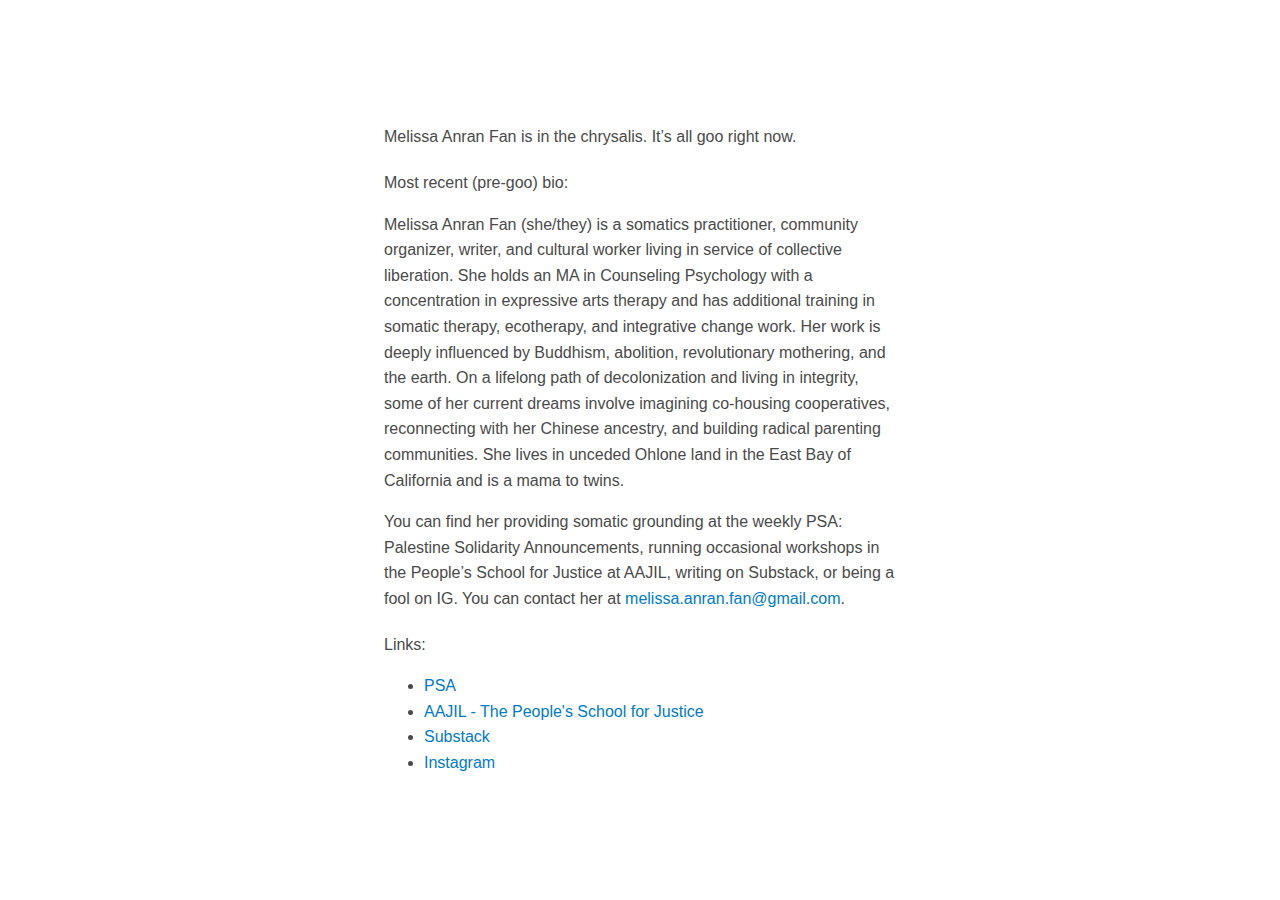
<file: index.html>
<!DOCTYPE html>
<html lang="en">
<head>
    <meta charset="UTF-8">
    <meta name="viewport" content="width=device-width, initial-scale=1.0">
    <title>Melissa Anran Fan</title>
    <style>
        body {
            font-family: Arial, sans-serif;
            line-height: 1.6;
            color: #4a4a4a;
            display: flex;
            justify-content: center;
            align-items: center;
            min-height: 100vh;
            margin: 0;
        }
        .content {
            max-width: 50%;
            padding: 5%;
            box-sizing: border-box;
        }
        h2 {
            font-size: 16px;
            margin-top: 20px;
            font-weight: normal;
        }
        a {
            color: #007acc;
            text-decoration: none;
        }
        a:hover {
            text-decoration: underline;
        }

        /* Responsive design for smaller screens */
        @media (max-width: 768px) {
            .content {
                max-width: 90%; /* Reduce the width for mobile */
                padding: 3%; /* Less padding on sides */
            }
        }
    </style>
</head>
<body>
    <div class="content">
        <p>Melissa Anran Fan is in the chrysalis. It’s all goo right now.</p>
        
        <h2>Most recent (pre-goo) bio:</h2>
        <p>Melissa Anran Fan (she/they) is a somatics practitioner, community organizer, writer, and cultural worker living in service of collective liberation. She holds an MA in Counseling Psychology with a concentration in expressive arts therapy and has additional training in somatic therapy, ecotherapy, and integrative change work. Her work is deeply influenced by Buddhism, abolition, revolutionary mothering, and the earth. On a lifelong path of decolonization and living in integrity, some of her current dreams involve imagining co-housing cooperatives, reconnecting with her Chinese ancestry, and building radical parenting communities. She lives in unceded Ohlone land in the East Bay of California and is a mama to twins.</p>

        <p>You can find her providing somatic grounding at the weekly PSA: Palestine Solidarity Announcements, running occasional workshops in the People’s School for Justice at AAJIL, writing on Substack, or being a fool on IG. You can contact her at <a href="mailto:melissa.anran.fan@gmail.com">melissa.anran.fan@gmail.com</a>.</p>

        <h2>Links:</h2>
        <ul>
            <li><a href="https://us02web.zoom.us/webinar/register/WN_brGkVHOOQUqWQpMSUgGusQ?fbclid=IwAR1KgK2RQuKnVnKjRDrm1SH0IZObnGU81RHOY28S5vn7xC4oGK6Y9w1vFNs%23%2Fregistration" target="_blank">PSA</a></li>
            <li><a href="https://www.aajil.org/the-peoples-school-for-justice" target="_blank">AAJIL - The People's School for Justice</a></li>
            <li><a href="https://melissaanranfan.substack.com/" target="_blank">Substack</a></li>
            <li><a href="https://www.instagram.com/melissa.anran.fan" target="_blank">Instagram</a></li>
        </ul>
    </div>
</body>
</html>
</file>
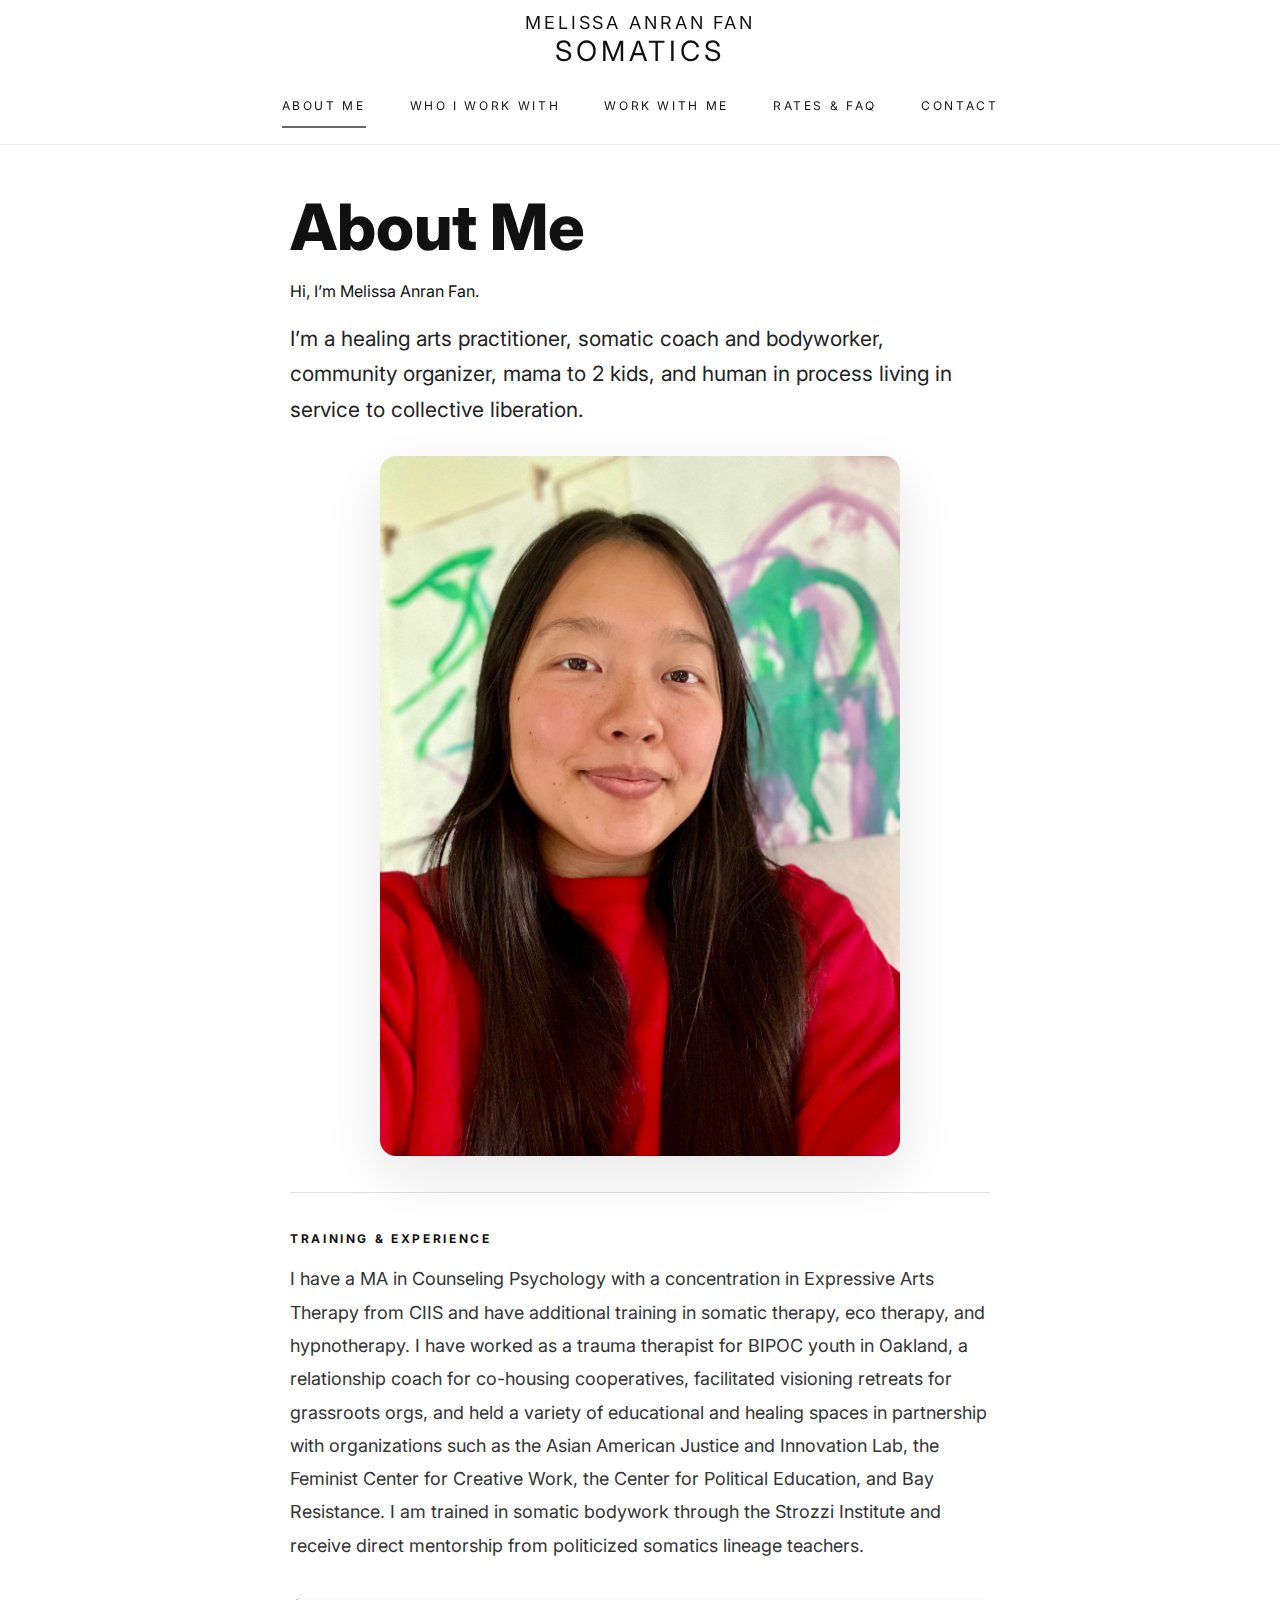
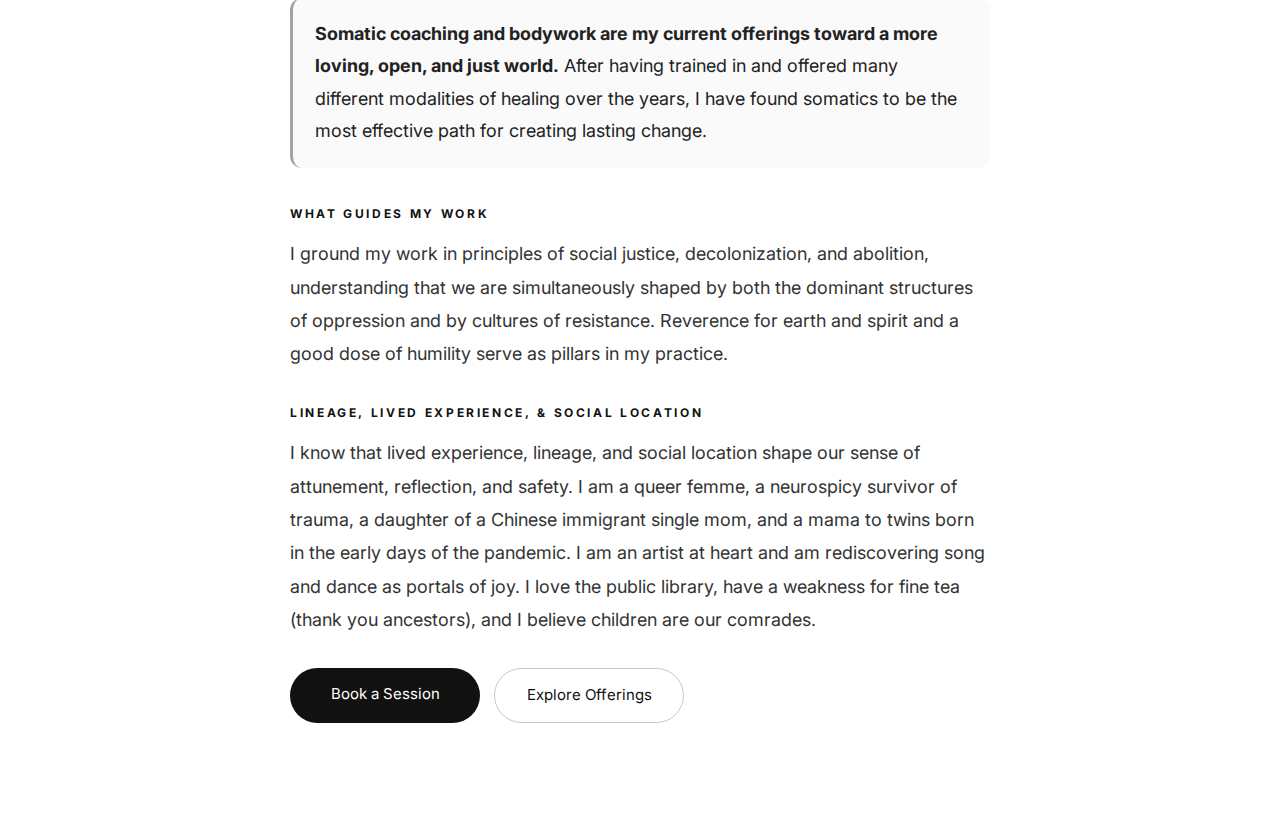
<file: about.html>
<!doctype html>
<html lang="en">
<head>
  <meta charset="utf-8" />
  <meta name="viewport" content="width=device-width, initial-scale=1" />
  <title>About Me — Melissa Anran Fan Somatics</title>
  <meta name="description" content="About Melissa Anran Fan and her approach to somatics." />

  <link rel="preconnect" href="https://fonts.googleapis.com">
  <link rel="preconnect" href="https://fonts.gstatic.com" crossorigin>
  <link href="https://fonts.googleapis.com/css2?family=Inter:wght@300;400;600;800&display=swap" rel="stylesheet">

  <link rel="stylesheet" href="styles.css">
</head>

<body>

<header class="site-header site-header--stacked">
  <div class="header-shell">

    <a href="index.html" class="brand" aria-label="Home">
      <span class="brand-top">Melissa Anran Fan</span>
      <span class="brand-bottom">Somatics</span>
    </a>

    <nav class="nav-center" aria-label="Primary">
      <a href="about.html" class="nav-link is-active">About Me</a>
      <a href="who-i-work-with.html" class="nav-link">Who I Work With</a>
      <a href="offerings.html" class="nav-link">Work With Me</a>
      <a href="rates-faq.html" class="nav-link">Rates &amp; FAQ</a>
      <a href="contact.html" class="nav-link">Contact</a>
    </nav>

  </div>
</header>

<main class="about-onecol">

  <div class="about-wrap">

    <h1 class="about-title">About Me</h1>

    <p class="about-hello">Hi, I’m Melissa Anran Fan.</p>

    <p class="about-lede">
      I’m a healing arts practitioner, somatic coach and bodyworker, community organizer, mama to 2 kids,
      and human in process living in service to collective liberation.
    </p>

    <div class="about-image">
      <img src="assets/melissa.jpeg" alt="Melissa Anran Fan portrait">
    </div>

    <hr class="about-rule">

    <section class="about-section">
      <h2>Training &amp; Experience</h2>
      <p>
        I have a MA in Counseling Psychology with a concentration in Expressive Arts Therapy from CIIS and have
        additional training in somatic therapy, eco therapy, and hypnotherapy. I have worked as a trauma therapist
        for BIPOC youth in Oakland, a relationship coach for co-housing cooperatives, facilitated visioning retreats
        for grassroots orgs, and held a variety of educational and healing spaces in partnership with organizations
        such as the Asian American Justice and Innovation Lab, the Feminist Center for Creative Work, the Center for
        Political Education, and Bay Resistance. I am trained in somatic bodywork through the Strozzi Institute and
        receive direct mentorship from politicized somatics lineage teachers.
      </p>
    </section>

    <div class="about-callout">
      <p>
        <strong>Somatic coaching and bodywork are my current offerings toward a more loving, open, and just world.</strong>
        After having trained in and offered many different modalities of healing over the years, I have found somatics
        to be the most effective path for creating lasting change.
      </p>
    </div>

    <section class="about-section">
      <h2>What Guides My Work</h2>
      <p>
        I ground my work in principles of social justice, decolonization, and abolition, understanding that we are
        simultaneously shaped by both the dominant structures of oppression and by cultures of resistance. Reverence
        for earth and spirit and a good dose of humility serve as pillars in my practice.
      </p>
    </section>

    <section class="about-section">
      <h2>Lineage, Lived Experience, &amp; Social Location</h2>
      <p>
        I know that lived experience, lineage, and social location shape our sense of attunement, reflection, and
        safety. I am a queer femme, a neurospicy survivor of trauma, a daughter of a Chinese immigrant single mom,
        and a mama to twins born in the early days of the pandemic. I am an artist at heart and am rediscovering
        song and dance as portals of joy. I love the public library, have a weakness for fine tea (thank you
        ancestors), and I believe children are our comrades.
      </p>
    </section>

    <div class="about-cta">
      <a href="contact.html" class="button-primary">Book a Session</a>
      <a href="offerings.html" class="button-secondary">Explore Offerings</a>
    </div>

  </div>

</main>

</body>
</html>
</file>
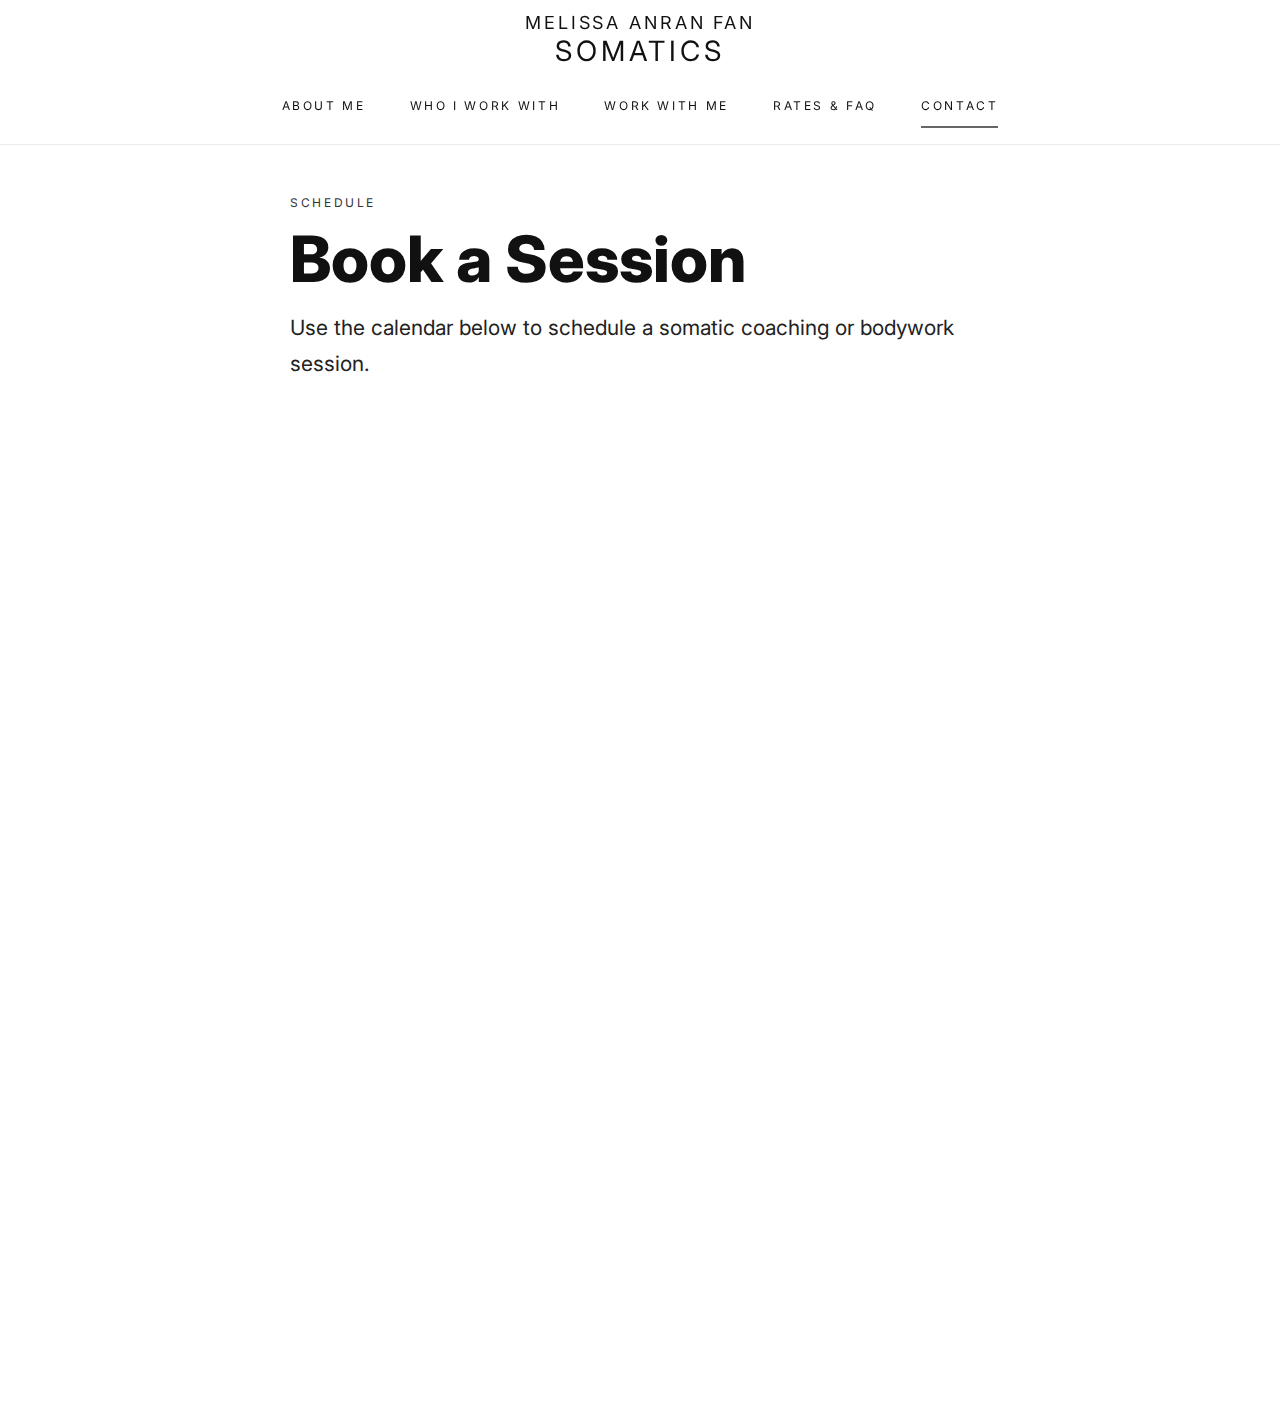
<file: contact.html>
<!doctype html>
<html lang="en">
<head>
  <meta charset="utf-8" />
  <meta name="viewport" content="width=device-width, initial-scale=1" />
  <title>Contact — Melissa Anran Fan Somatics</title>
  <meta name="description" content="Schedule a somatic coaching or bodywork session with Melissa Anran Fan." />

  <link rel="preconnect" href="https://fonts.googleapis.com">
  <link rel="preconnect" href="https://fonts.gstatic.com" crossorigin>
  <link href="https://fonts.googleapis.com/css2?family=Inter:wght@300;400;600;800&display=swap" rel="stylesheet">

  <link rel="stylesheet" href="styles.css">

  <style>
    #calWrap {
      max-width: 1100px;
      margin: 0 auto;
      padding: 0 22px 80px;
    }
  </style>
</head>

<body>

<header class="site-header site-header--stacked">
  <div class="header-shell">

    <a href="index.html" class="brand">
      <span class="brand-top">Melissa Anran Fan</span>
      <span class="brand-bottom">Somatics</span>
    </a>

    <nav class="nav-center">
      <a href="about.html" class="nav-link">About Me</a>
      <a href="who-i-work-with.html" class="nav-link">Who I Work With</a>
      <a href="offerings.html" class="nav-link">Work With Me</a>
      <a href="rates-faq.html" class="nav-link">Rates & FAQ</a>
      <a href="contact.html" class="nav-link is-active">Contact</a>
    </nav>

  </div>
</header>

<main class="about-onecol">
  <div class="about-wrap">

    <div class="about-kicker">Schedule</div>
    <h1 class="about-title">Book a Session</h1>

    <p class="about-lede">
      Use the calendar below to schedule a somatic coaching or bodywork session.
    </p>

  </div>
</main>

<!-- =========================
     CALENDLY
     ========================= -->

<section class="fullbleed">
  <div id="calWrap">
    <div
      id="calWidget"
      class="calendly-inline-widget"
      data-url="https://calendly.com/melissa_fan"
      style="min-width:320px;height:900px;">
    </div>
  </div>
</section>

<script src="https://assets.calendly.com/assets/external/widget.js" async></script>
<script>
  function sizeCalendly(){
    const widget = document.getElementById('calWidget');
    if(!widget) return;
    let target = window.innerHeight - 24;
    if (target < 720) target = 720;
    widget.style.height = target + 'px';
  }
  window.addEventListener('load', sizeCalendly);
  window.addEventListener('resize', sizeCalendly);
  window.addEventListener('orientationchange', sizeCalendly);
</script>

</body>
</html>
</file>
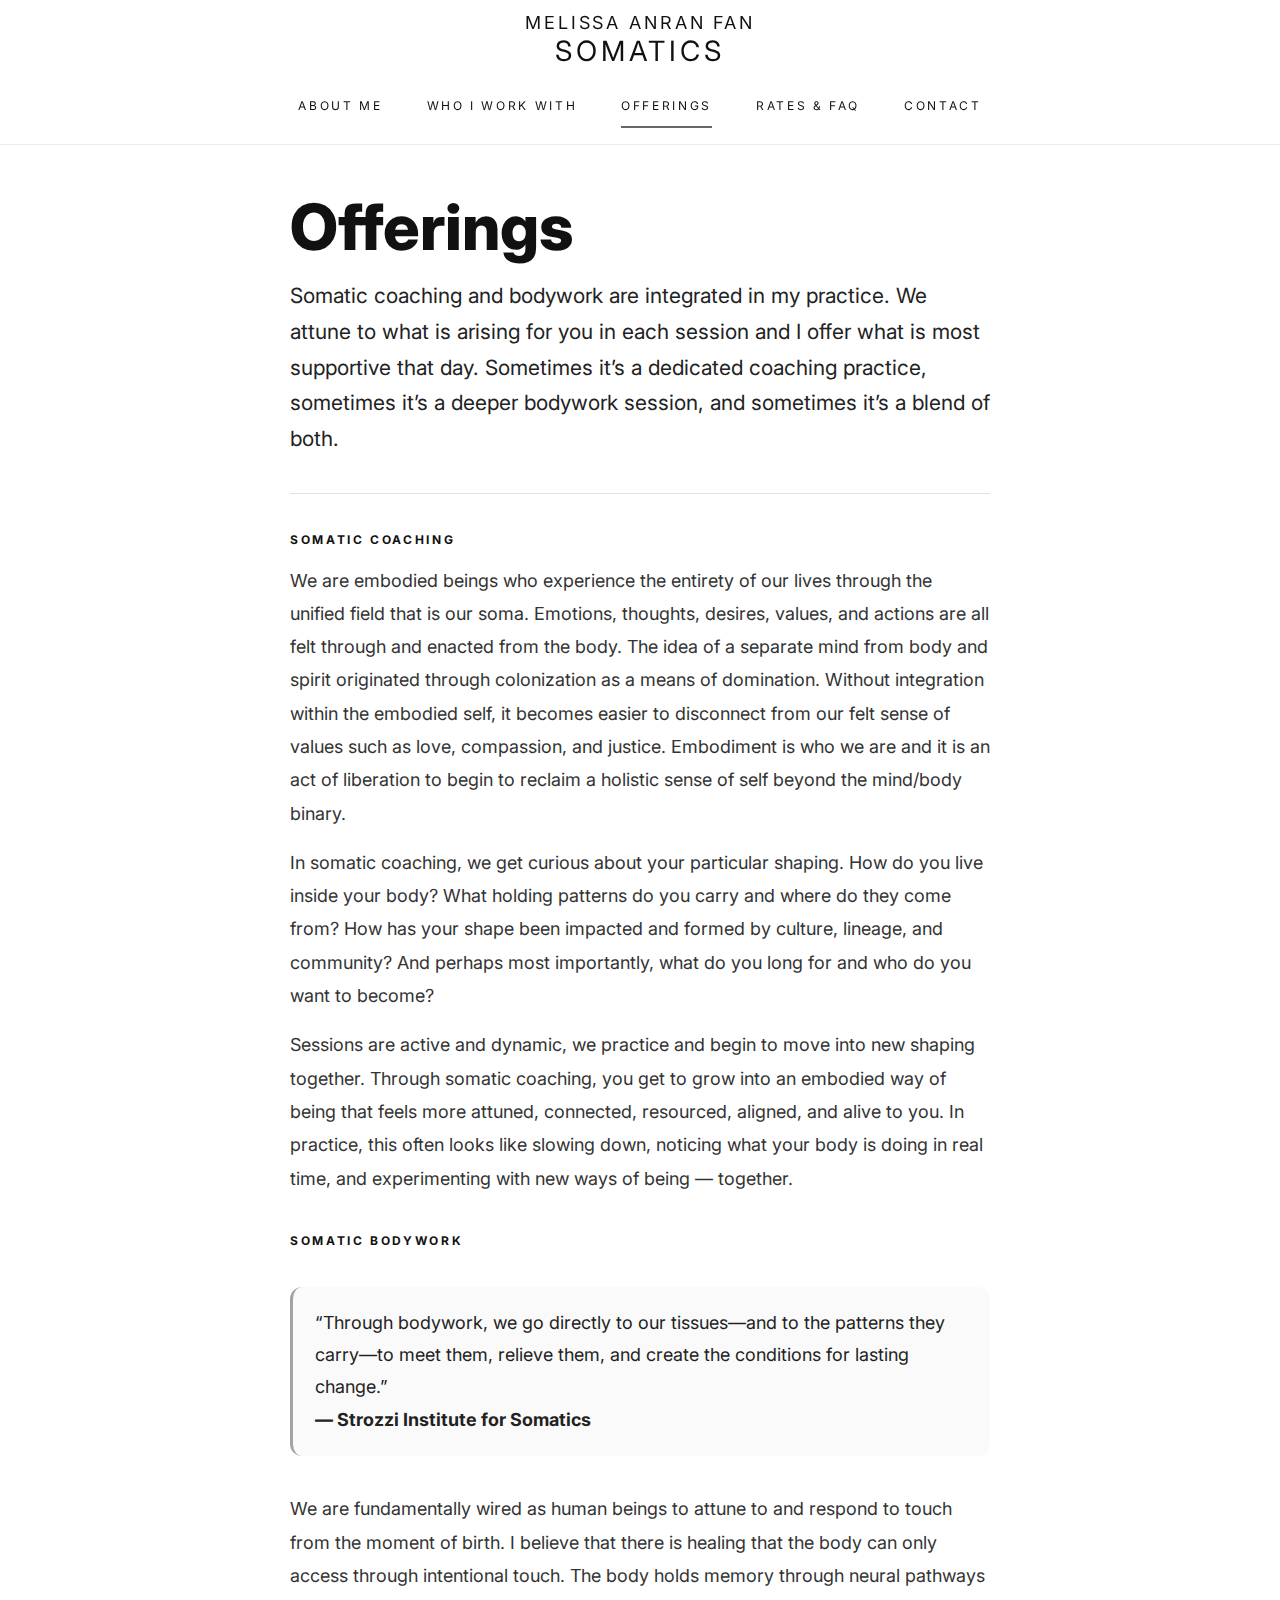
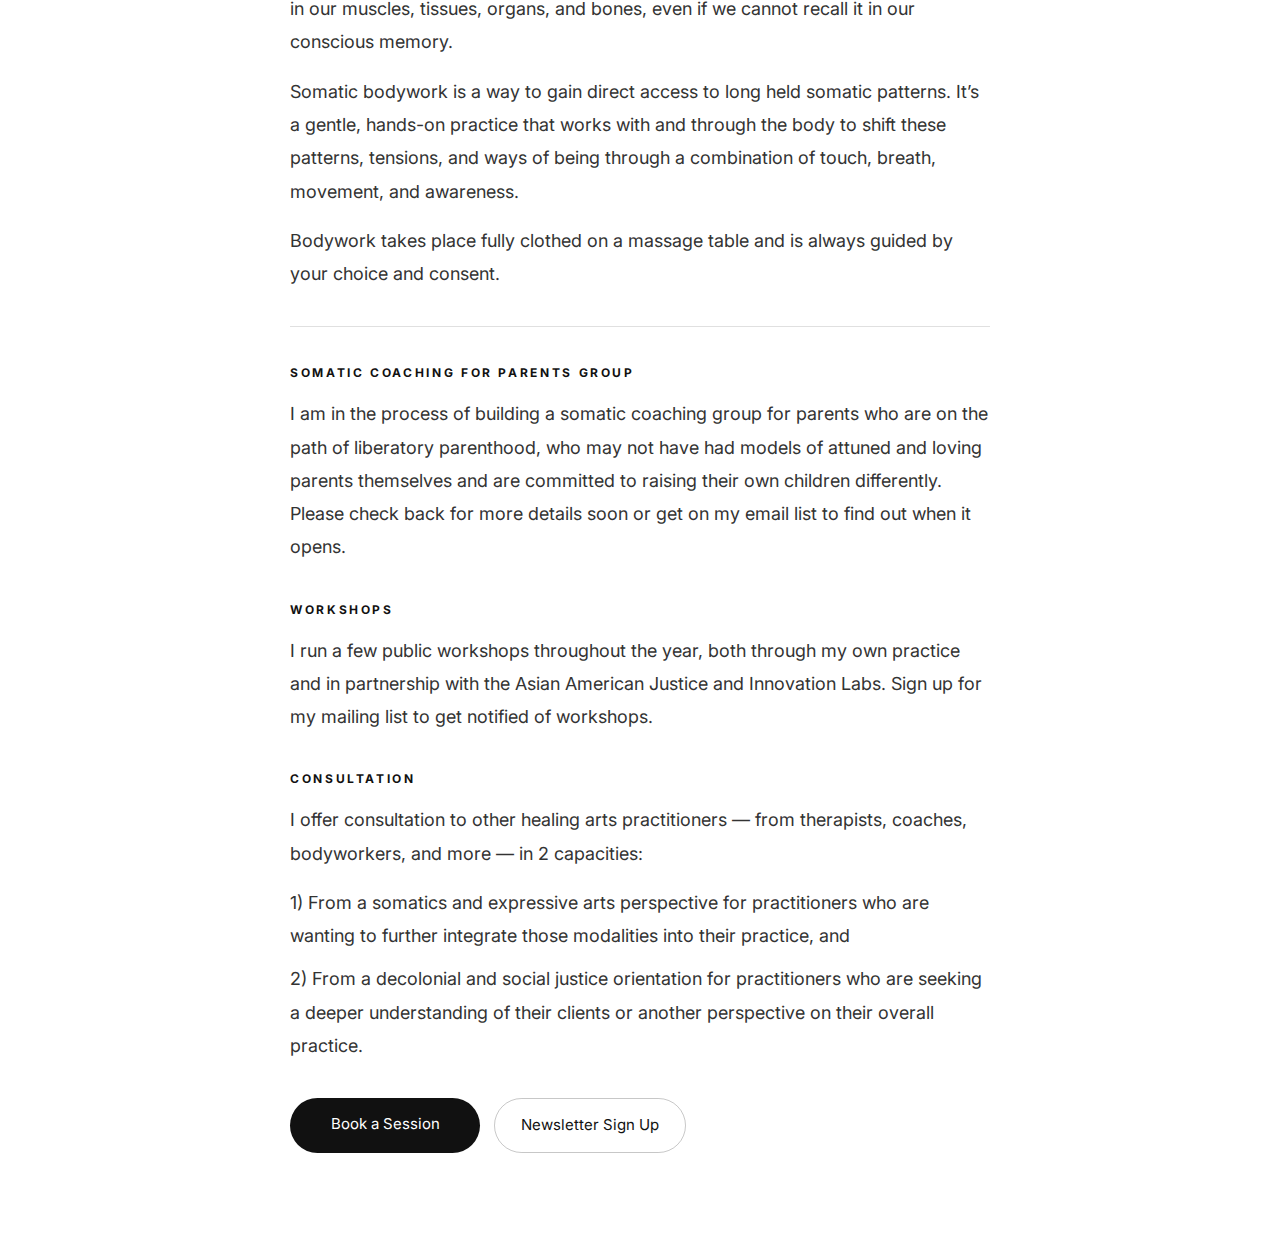
<file: offerings.html>
<!doctype html>
<html lang="en">
<head>
  <meta charset="utf-8" />
  <meta name="viewport" content="width=device-width, initial-scale=1" />
  <title>Offerings — Melissa Anran Fan Somatics</title>
  <meta name="description" content="Somatic coaching, somatic bodywork, groups, workshops, and consultation with Melissa Anran Fan." />

  <link rel="preconnect" href="https://fonts.googleapis.com">
  <link rel="preconnect" href="https://fonts.gstatic.com" crossorigin>
  <link href="https://fonts.googleapis.com/css2?family=Inter:wght@300;400;600;800&display=swap" rel="stylesheet">

  <link rel="stylesheet" href="styles.css">
</head>

<body>

<header class="site-header site-header--stacked">
  <div class="header-shell">

    <a href="index.html" class="brand" aria-label="Home">
      <span class="brand-top">Melissa Anran Fan</span>
      <span class="brand-bottom">Somatics</span>
    </a>

    <nav class="nav-center" aria-label="Primary">
      <a href="about.html" class="nav-link">About Me</a>
      <a href="who-i-work-with.html" class="nav-link">Who I Work With</a>
      <a href="offerings.html" class="nav-link is-active">Offerings</a>
      <a href="rates-faq.html" class="nav-link">Rates &amp; FAQ</a>
      <a href="contact.html" class="nav-link">Contact</a>
    </nav>

  </div>
</header>

<main class="about-onecol">

  <div class="about-wrap">

    <h1 class="about-title">Offerings</h1>

    <p class="about-lede">
      Somatic coaching and bodywork are integrated in my practice.
      We attune to what is arising for you in each session and I offer what is most supportive that day.
      Sometimes it’s a dedicated coaching practice, sometimes it’s a deeper bodywork session,
      and sometimes it’s a blend of both.
    </p>

    <hr class="about-rule">

    <section class="about-section">
      <h2>Somatic Coaching</h2>
      <p>
        We are embodied beings who experience the entirety of our lives through the unified field that is our soma.
        Emotions, thoughts, desires, values, and actions are all felt through and enacted from the body.
        The idea of a separate mind from body and spirit originated through colonization as a means of domination.
        Without integration within the embodied self, it becomes easier to disconnect from our felt sense of values
        such as love, compassion, and justice. Embodiment is who we are and it is an act of liberation to begin
        to reclaim a holistic sense of self beyond the mind/body binary.
      </p>
      <p style="margin-top:16px;">
        In somatic coaching, we get curious about your particular shaping. How do you live inside your body?
        What holding patterns do you carry and where do they come from? How has your shape been impacted and formed
        by culture, lineage, and community? And perhaps most importantly, what do you long for and who do you want to become?
      </p>
      <p style="margin-top:16px;">
        Sessions are active and dynamic, we practice and begin to move into new shaping together.
        Through somatic coaching, you get to grow into an embodied way of being that feels more attuned, connected,
        resourced, aligned, and alive to you. In practice, this often looks like slowing down, noticing what your body
        is doing in real time, and experimenting with new ways of being — together.
      </p>
    </section>

    <section class="about-section" style="margin-top:36px;">
      <h2>Somatic Bodywork</h2>

      <div class="about-callout">
        <p>
          “Through bodywork, we go directly to our tissues—and to the patterns they carry—to meet them, relieve them,
          and create the conditions for lasting change.”<br>
          <strong>— Strozzi Institute for Somatics</strong>
        </p>
      </div>

      <p>
        We are fundamentally wired as human beings to attune to and respond to touch from the moment of birth.
        I believe that there is healing that the body can only access through intentional touch. The body holds memory
        through neural pathways in our muscles, tissues, organs, and bones, even if we cannot recall it in our conscious memory.
      </p>
      <p style="margin-top:16px;">
        Somatic bodywork is a way to gain direct access to long held somatic patterns.
        It’s a gentle, hands-on practice that works with and through the body to shift these patterns, tensions,
        and ways of being through a combination of touch, breath, movement, and awareness.
      </p>
      <p style="margin-top:16px;">
        Bodywork takes place fully clothed on a massage table and is always guided by your choice and consent.
      </p>
    </section>

    <hr class="about-rule">

    <section class="about-section">
      <h2>Somatic Coaching for Parents Group</h2>
      <p>
        I am in the process of building a somatic coaching group for parents who are on the path of liberatory parenthood,
        who may not have had models of attuned and loving parents themselves and are committed to raising their own children
        differently. Please check back for more details soon or get on my email list to find out when it opens.
      </p>
    </section>

    <section class="about-section" style="margin-top:36px;">
      <h2>Workshops</h2>
      <p>
        I run a few public workshops throughout the year, both through my own practice and in partnership with the
        Asian American Justice and Innovation Labs. Sign up for my mailing list to get notified of workshops.
      </p>
    </section>

    <section class="about-section" style="margin-top:36px;">
      <h2>Consultation</h2>
      <p>
        I offer consultation to other healing arts practitioners — from therapists, coaches, bodyworkers, and more —
        in 2 capacities:
      </p>
      <p style="margin-top:16px;">
        1) From a somatics and expressive arts perspective for practitioners who are wanting to further integrate
        those modalities into their practice, and
      </p>
      <p style="margin-top:10px;">
        2) From a decolonial and social justice orientation for practitioners who are seeking a deeper understanding
        of their clients or another perspective on their overall practice.
      </p>
    </section>

    <div class="about-cta" style="margin-top:36px;">
      <a href="contact.html" class="button-primary">Book a Session</a>
      <a href="mailerlite.html" class="button-secondary">Newsletter Sign Up</a>
    </div>

  </div>

</main>

</body>
</html>
</file>
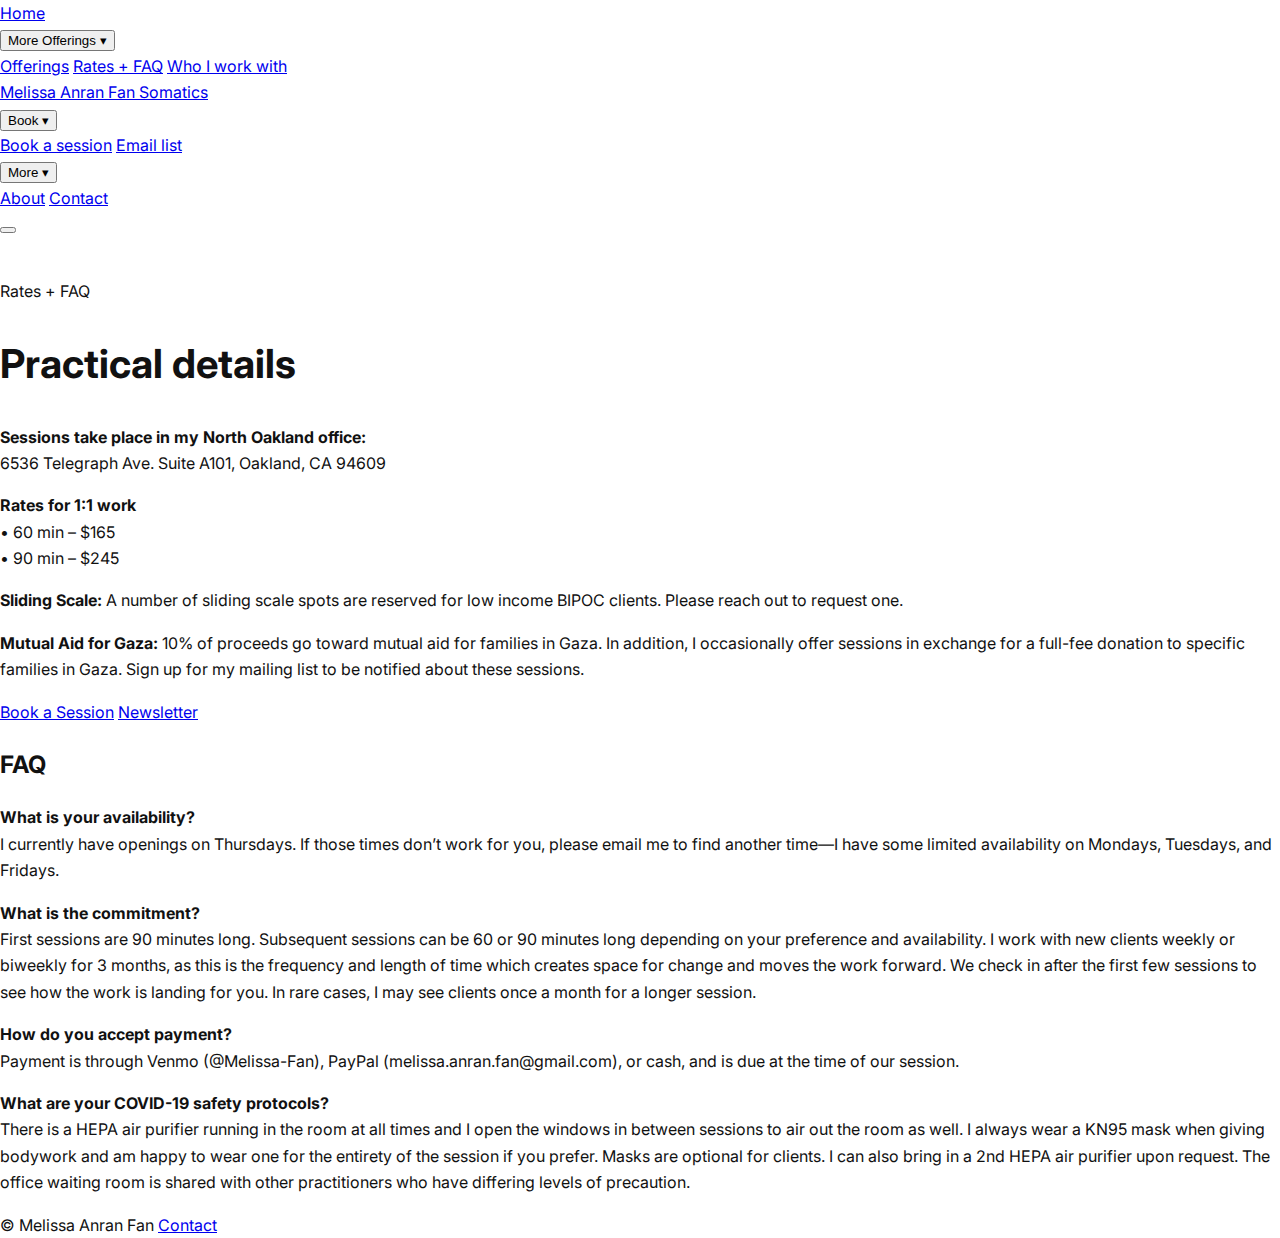
<file: rates-faq.html>
<!doctype html>
<html lang="en">
<head>
  <meta charset="utf-8" />
  <meta name="viewport" content="width=device-width, initial-scale=1" />
  <title>Rates + FAQ — Melissa Anran Fan Somatics</title>
  <meta name="description" content="Rates, sliding scale, mutual aid, and frequently asked questions." />
  <link rel="preconnect" href="https://fonts.googleapis.com">
  <link rel="preconnect" href="https://fonts.gstatic.com" crossorigin>
  <link href="https://fonts.googleapis.com/css2?family=Inter:wght@300;400;600;800&display=swap" rel="stylesheet">
  <link rel="stylesheet" href="styles.css" />
</head>
<body>

<header class="rr-header">
  <div class="rr-inner">

    <nav class="rr-nav rr-nav-left" aria-label="Primary left">
      <a class="rr-link" href="index.html">Home</a>

      <div class="rr-dd">
        <button class="rr-dd-btn" type="button" aria-expanded="false">
          More Offerings <span class="rr-caret">▾</span>
        </button>
        <div class="rr-dd-menu" role="menu">
          <a role="menuitem" href="offerings.html">Offerings</a>
          <a role="menuitem" href="rates-faq.html">Rates + FAQ</a>
          <a role="menuitem" href="who-i-work-with.html">Who I work with</a>
        </div>
      </div>
    </nav>

    <a class="rr-brand" href="index.html">
      <span class="rr-brand-top">Melissa Anran Fan</span>
      <span class="rr-brand-bottom">Somatics</span>
    </a>

    <nav class="rr-nav rr-nav-right" aria-label="Primary right">
      <div class="rr-dd">
        <button class="rr-dd-btn" type="button" aria-expanded="false">
          Book <span class="rr-caret">▾</span>
        </button>
        <div class="rr-dd-menu" role="menu">
          <a role="menuitem" href="contact.html#book">Book a session</a>
          <a role="menuitem" href="contact.html#newsletter">Email list</a>
        </div>
      </div>

      <div class="rr-dd">
        <button class="rr-dd-btn" type="button" aria-expanded="false">
          More <span class="rr-caret">▾</span>
        </button>
        <div class="rr-dd-menu" role="menu">
          <a role="menuitem" href="about.html">About</a>
          <a role="menuitem" href="contact.html">Contact</a>
        </div>
      </div>
    </nav>

    <button class="rr-burger" type="button" aria-label="Open menu" aria-expanded="false">
      <span></span><span></span><span></span>
    </button>

  </div>

  <div class="rr-mobile" hidden>
    <a href="index.html">Home</a>
    <a href="about.html">About</a>
    <a href="who-i-work-with.html">Who I work with</a>
    <a href="offerings.html">Offerings</a>
    <a href="rates-faq.html">Rates + FAQ</a>
    <a href="contact.html#book">Book</a>
    <a href="contact.html#newsletter">Email list</a>
    <a href="contact.html">Contact</a>
  </div>
</header>

<main class="container">
  <section style="padding-top:24px;">
    <p class="kicker">Rates + FAQ</p>
    <h1 class="h1" style="font-size:40px;">Practical details</h1>

    <div class="card prose" style="margin-top:18px;">
      <p><strong>Sessions take place in my North Oakland office:</strong><br>
        6536 Telegraph Ave. Suite A101, Oakland, CA 94609</p>

      <p><strong>Rates for 1:1 work</strong><br>
        • 60 min – $165<br>
        • 90 min – $245</p>

      <p><strong>Sliding Scale:</strong> A number of sliding scale spots are reserved for low income BIPOC clients. Please reach out to request one.</p>

      <p><strong>Mutual Aid for Gaza:</strong> 10% of proceeds go toward mutual aid for families in Gaza. In addition, I occasionally offer sessions in exchange for a full-fee donation to specific families in Gaza. Sign up for my mailing list to be notified about these sessions.</p>

      <div class="cta-row">
        <a class="btn primary" href="contact.html#book">Book a Session</a>
        <a class="btn ghost" href="contact.html#newsletter">Newsletter</a>
      </div>
    </div>

    <section class="section">
      <h2 class="h2">FAQ</h2>

      <div class="card prose">
        <p><strong>What is your availability?</strong><br>
        I currently have openings on Thursdays. If those times don’t work for you, please email me to find another time—I have some limited availability on Mondays, Tuesdays, and Fridays.</p>

        <p><strong>What is the commitment?</strong><br>
        First sessions are 90 minutes long. Subsequent sessions can be 60 or 90 minutes long depending on your preference and availability. I work with new clients weekly or biweekly for 3 months, as this is the frequency and length of time which creates space for change and moves the work forward. We check in after the first few sessions to see how the work is landing for you. In rare cases, I may see clients once a month for a longer session.</p>

        <p><strong>How do you accept payment?</strong><br>
        Payment is through Venmo (@Melissa-Fan), PayPal (melissa.anran.fan@gmail.com), or cash, and is due at the time of our session.</p>

        <p><strong>What are your COVID-19 safety protocols?</strong><br>
        There is a HEPA air purifier running in the room at all times and I open the windows in between sessions to air out the room as well. I always wear a KN95 mask when giving bodywork and am happy to wear one for the entirety of the session if you prefer. Masks are optional for clients. I can also bring in a 2nd HEPA air purifier upon request. The office waiting room is shared with other practitioners who have differing levels of precaution.</p>
      </div>
    </section>
  </section>

  <footer class="footer">
    <span>© <span id="year"></span> Melissa Anran Fan</span>
    <span><a href="contact.html">Contact</a></span>
  </footer>
</main>

<script>
  document.getElementById('year').textContent = new Date().getFullYear();

  document.querySelectorAll('.rr-dd-btn').forEach(btn => {
    btn.addEventListener('click', (e) => {
      const dd = btn.closest('.rr-dd');
      const isOpen = dd.classList.contains('open');

      document.querySele
</file>
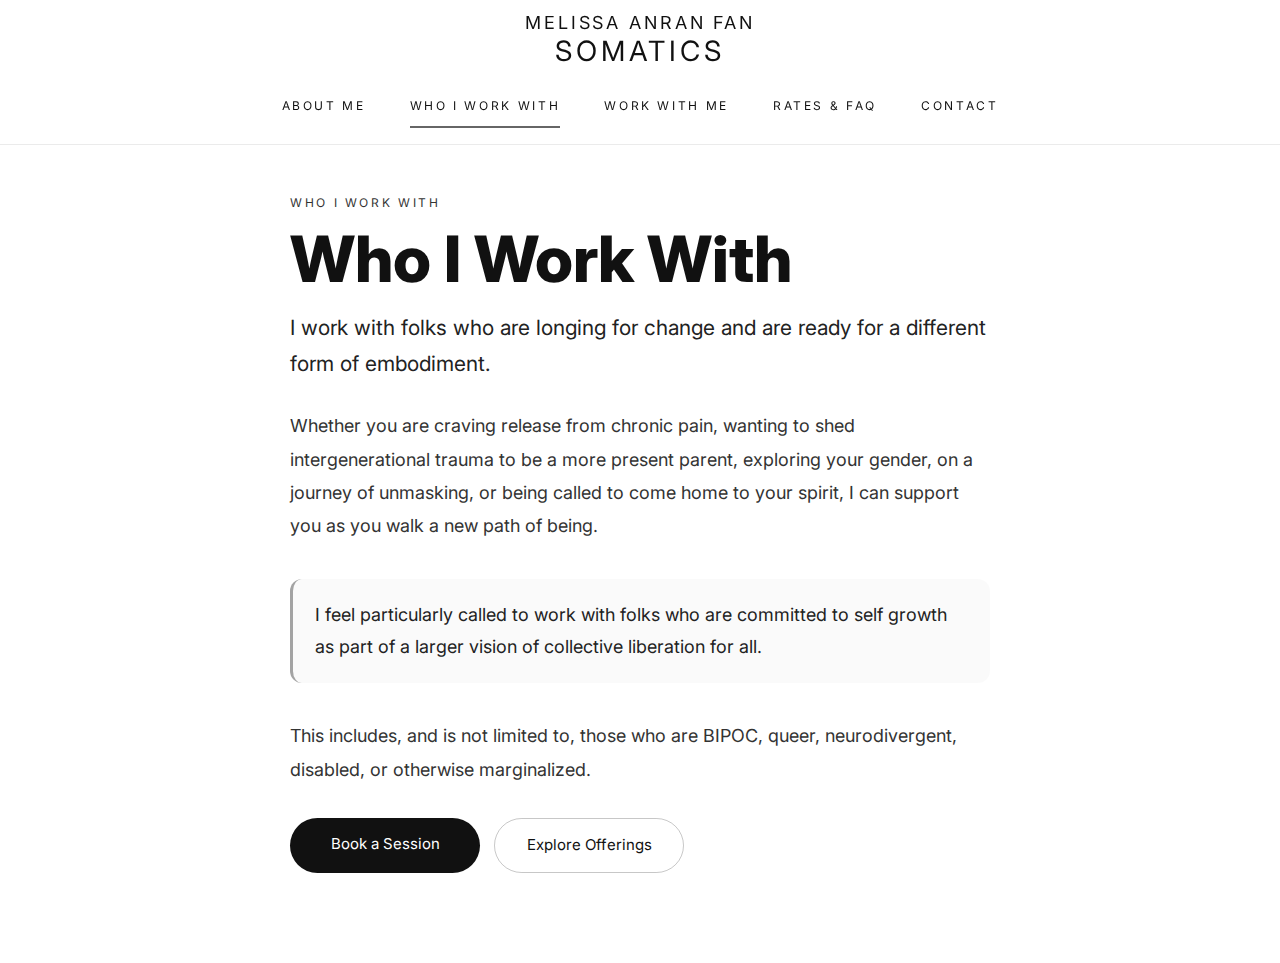
<file: who-i-work-with.html>
<!doctype html>
<html lang="en">
<head>
  <meta charset="utf-8" />
  <meta name="viewport" content="width=device-width, initial-scale=1" />
  <title>Who I Work With — Melissa Anran Fan Somatics</title>
  <meta name="description" content="Who Melissa Anran Fan works with and who her somatic work is for." />

  <link rel="preconnect" href="https://fonts.googleapis.com">
  <link rel="preconnect" href="https://fonts.gstatic.com" crossorigin>
  <link href="https://fonts.googleapis.com/css2?family=Inter:wght@300;400;600;800&display=swap" rel="stylesheet">

  <link rel="stylesheet" href="styles.css">
</head>

<body>

<header class="site-header site-header--stacked">
  <div class="header-shell">

    <a href="index.html" class="brand" aria-label="Home">
      <span class="brand-top">Melissa Anran Fan</span>
      <span class="brand-bottom">Somatics</span>
    </a>

    <nav class="nav-center" aria-label="Primary">
      <a href="about.html" class="nav-link">About Me</a>
      <a href="who-i-work-with.html" class="nav-link is-active">Who I Work With</a>
      <a href="offerings.html" class="nav-link">Work With Me</a>
      <a href="rates-faq.html" class="nav-link">Rates &amp; FAQ</a>
      <a href="contact.html" class="nav-link">Contact</a>
    </nav>

  </div>
</header>

<main class="about-onecol">

  <div class="about-wrap">

    <div class="about-kicker">Who I Work With</div>
    <h1 class="about-title">Who I Work With</h1>

    <p class="about-lede">
      I work with folks who are longing for change and are ready for a different form
      of embodiment.
    </p>

    <section class="about-section">
      <p>
        Whether you are craving release from chronic pain, wanting to shed intergenerational
        trauma to be a more present parent, exploring your gender, on a journey of unmasking,
        or being called to come home to your spirit, I can support you as you walk a new path
        of being.
      </p>
    </section>

    <div class="about-callout">
      <p>
        I feel particularly called to work with folks who are committed to self growth as
        part of a larger vision of collective liberation for all.
      </p>
    </div>

    <section class="about-section">
      <p>
        This includes, and is not limited to, those who are BIPOC, queer, neurodivergent,
        disabled, or otherwise marginalized.
      </p>
    </section>

    <div class="about-cta">
      <a href="contact.html" class="button-primary">Book a Session</a>
      <a href="offerings.html" class="button-secondary">Explore Offerings</a>
    </div>

  </div>

</main>

</body>
</html>
</file>
<file: styles.css>
/* =========================
   Base / Reset
   ========================= */

* {
  box-sizing: border-box;
}

html, body {
  margin: 0;
  padding: 0;
}

body {
  font-family: 'Inter', system-ui, -apple-system, BlinkMacSystemFont, sans-serif;
  color: #111;
  background: #fff;
  line-height: 1.65;
}

img {
  max-width: 100%;
  height: auto;
  display: block;
}

/* =========================
   Header (stacked, centered)
   ========================= */

.site-header {
  position: sticky;
  top: 0;
  z-index: 50;
  background: rgba(255,255,255,0.96);
  backdrop-filter: blur(8px);
  border-bottom: 1px solid rgba(0,0,0,0.08);
}

.header-shell {
  max-width: 1100px;
  margin: 0 auto;
  padding: 14px 22px 18px;
  display: flex;
  flex-direction: column;
  align-items: center;
  gap: 14px;
}

/* Brand */

.brand {
  text-align: center;
  text-decoration: none;
  color: inherit;
  line-height: 1.05;
}

.brand-top {
  display: block;
  font-size: 18px;
  letter-spacing: 0.16em;
  text-transform: uppercase;
  font-weight: 400;
}

.brand-bottom {
  display: block;
  font-size: 28px;
  letter-spacing: 0.14em;
  text-transform: uppercase;
  font-weight: 400;
  margin-top: 4px;
}

/* Navigation */

.nav-center {
  display: flex;
  align-items: center;
  justify-content: center;
  gap: 44px;
  flex-wrap: wrap;
  padding-top: 6px;
}

.nav-link {
  position: relative;
  text-decoration: none;
  color: inherit;
  font-size: 12px;
  letter-spacing: 0.22em;
  text-transform: uppercase;
  padding: 10px 0;
  white-space: nowrap;
}

.nav-link::after {
  content: "";
  position: absolute;
  left: 50%;
  bottom: -2px;
  width: 0;
  height: 2px;
  background: rgba(0,0,0,0.45);
  transition: width 0.22s ease, left 0.22s ease;
}

.nav-link:hover::after,
.nav-link:focus-visible::after {
  width: 100%;
  left: 0;
}

.nav-link.is-active::after {
  width: 100%;
  left: 0;
  background: rgba(0,0,0,0.6);
}

/* =========================
   Home Hero
   ========================= */

.home-hero {
  max-width: 1100px;
  margin: 40px auto 80px;
  padding: 0 22px;
}

.hero-media {
  position: relative;
  border-radius: 16px;
  overflow: hidden;
}

.hero-media img {
  width: 100%;
}

/* Tag on hero image */

.hero-tag {
  position: absolute;
  top: 34px;
  right: 34px;
  background: #fff;
  color: #111;
  padding: 14px 18px;
  font-size: 20px;
  font-weight: bold; 
  letter-spacing: 0.26em;
  text-transform: uppercase;
  line-height: 1;
  border-radius: 12px;
  box-shadow: 0 14px 40px rgba(0,0,0,0.12);
}

/* Hero text */

.hero-content {
  margin-top: 28px;
  max-width: 820px;
  margin-left: auto;
  margin-right: auto;
  text-align: center;
}

.hero-content h1 {
  font-size: clamp(28px, 4.2vw, 46px);
  line-height: 1.12;
  margin: 0 0 16px;
  font-weight: 800;
}

.hero-content p {
  font-size: 20px;
  color: #333;
  margin: 0 0 26px;
}

/* =========================
   Buttons
   ========================= */

.button-row {
  display: flex;
  justify-content: center;
  gap: 16px;
  flex-wrap: wrap;
}

.button-primary,
.button-secondary {
  display: inline-block;
  padding: 14px 26px;
  border-radius: 999px;
  text-decoration: none;
  font-size: 15px;
  min-width: 190px;
  text-align: center;
}

.button-primary {
  background: #111;
  color: #fff;
}

.button-secondary {
  border: 1px solid rgba(0,0,0,0.22);
  color: #111;
}

/* =========================
   Editorial Single Column
   ========================= */

.about-onecol {
  margin: 0 auto 90px;
  padding: 0 22px;
}

.about-wrap {
  max-width: 700px;
  margin: 48px auto 0;
}

/* Kicker / titles */

.about-kicker {
  font-size: 12px;
  letter-spacing: 0.22em;
  text-transform: uppercase;
  color: #333;
  margin-bottom: 12px;
}

.about-title {
  font-size: clamp(42px, 6vw, 64px);
  line-height: 1.05;
  margin: 0 0 18px;
  font-weight: 800;
}

.about-lede {
  font-size: 21px;
  line-height: 1.7;
  color: #222;
  margin: 0 0 28px;
}

/* Divider */

.about-rule {
  border: 0;
  height: 1px;
  background: rgba(0,0,0,0.12);
  margin: 36px 0;
}

/* Sections */

.about-section {
  margin-bottom: 32px;
}

.about-section h2 {
  font-size: 12px;
  letter-spacing: 0.22em;
  text-transform: uppercase;
  margin: 0 0 14px;
}

.about-section p {
  font-size: 18px;
  color: #333;
  line-height: 1.85;
  margin: 0;
}

/* =========================
   ABOUT IMAGE — FIXED
   ========================= */

.about-image {
  width: 100%;
  max-width: 520px;     /* keeps photo elegant */
  margin: 24px auto 32px;
  border-radius: 16px;
  overflow: hidden;
  box-shadow: 0 18px 60px rgba(0,0,0,0.10);
}

.about-image img {
  width: 100%;
  height: auto;
  display: block;
}

/* SAFETY: images inside text column never break layout */
.about-wrap img {
  max-width: 100%;
  height: auto;
}

/* =========================
   Callout
   ========================= */

.about-callout {
  margin: 36px 0;
  padding: 20px 22px;
  border-left: 3px solid rgba(0,0,0,0.35);
  background: rgba(0,0,0,0.02);
  border-radius: 12px;
}

.about-callout p {
  font-size: 18px;
  color: #222;
  line-height: 1.8;
  margin: 0;
}

/* CTA */

.about-cta {
  margin-top: 30px;
  margin-bottom: 30px;
  display: flex;
  gap: 14px;
  flex-wrap: wrap;
}

/* =========================
   Calendly container
   ========================= */

#calWrap {
  max-width: 1100px;
  margin: 0 auto;
  padding: 0 22px 80px;
}

/* =========================
   Responsive
   ========================= */

@media (max-width: 860px) {
  .brand-bottom { font-size: 24px; }
  .nav-center { gap: 22px; }
  .about-wrap { margin-top: 34px; }
  .about-lede { font-size: 19px; }
}

@media (max-width: 640px) {
  .header-shell {
    padding: 12px 16px 14px;
  }

  .hero-tag {
    top: 16px;
    right: 16px;
    font-size: 12px;
    padding: 12px 14px;
  }

  .hero-content p {
    font-size: 16px;
  }

  .button-primary,
  .button-secondary {
    min-width: 170px;
  }

  .about-title {
    font-size: 40px;
  }
}

.contact-onecol {
   margin-bottom: 0 !important;   
}
</file>
